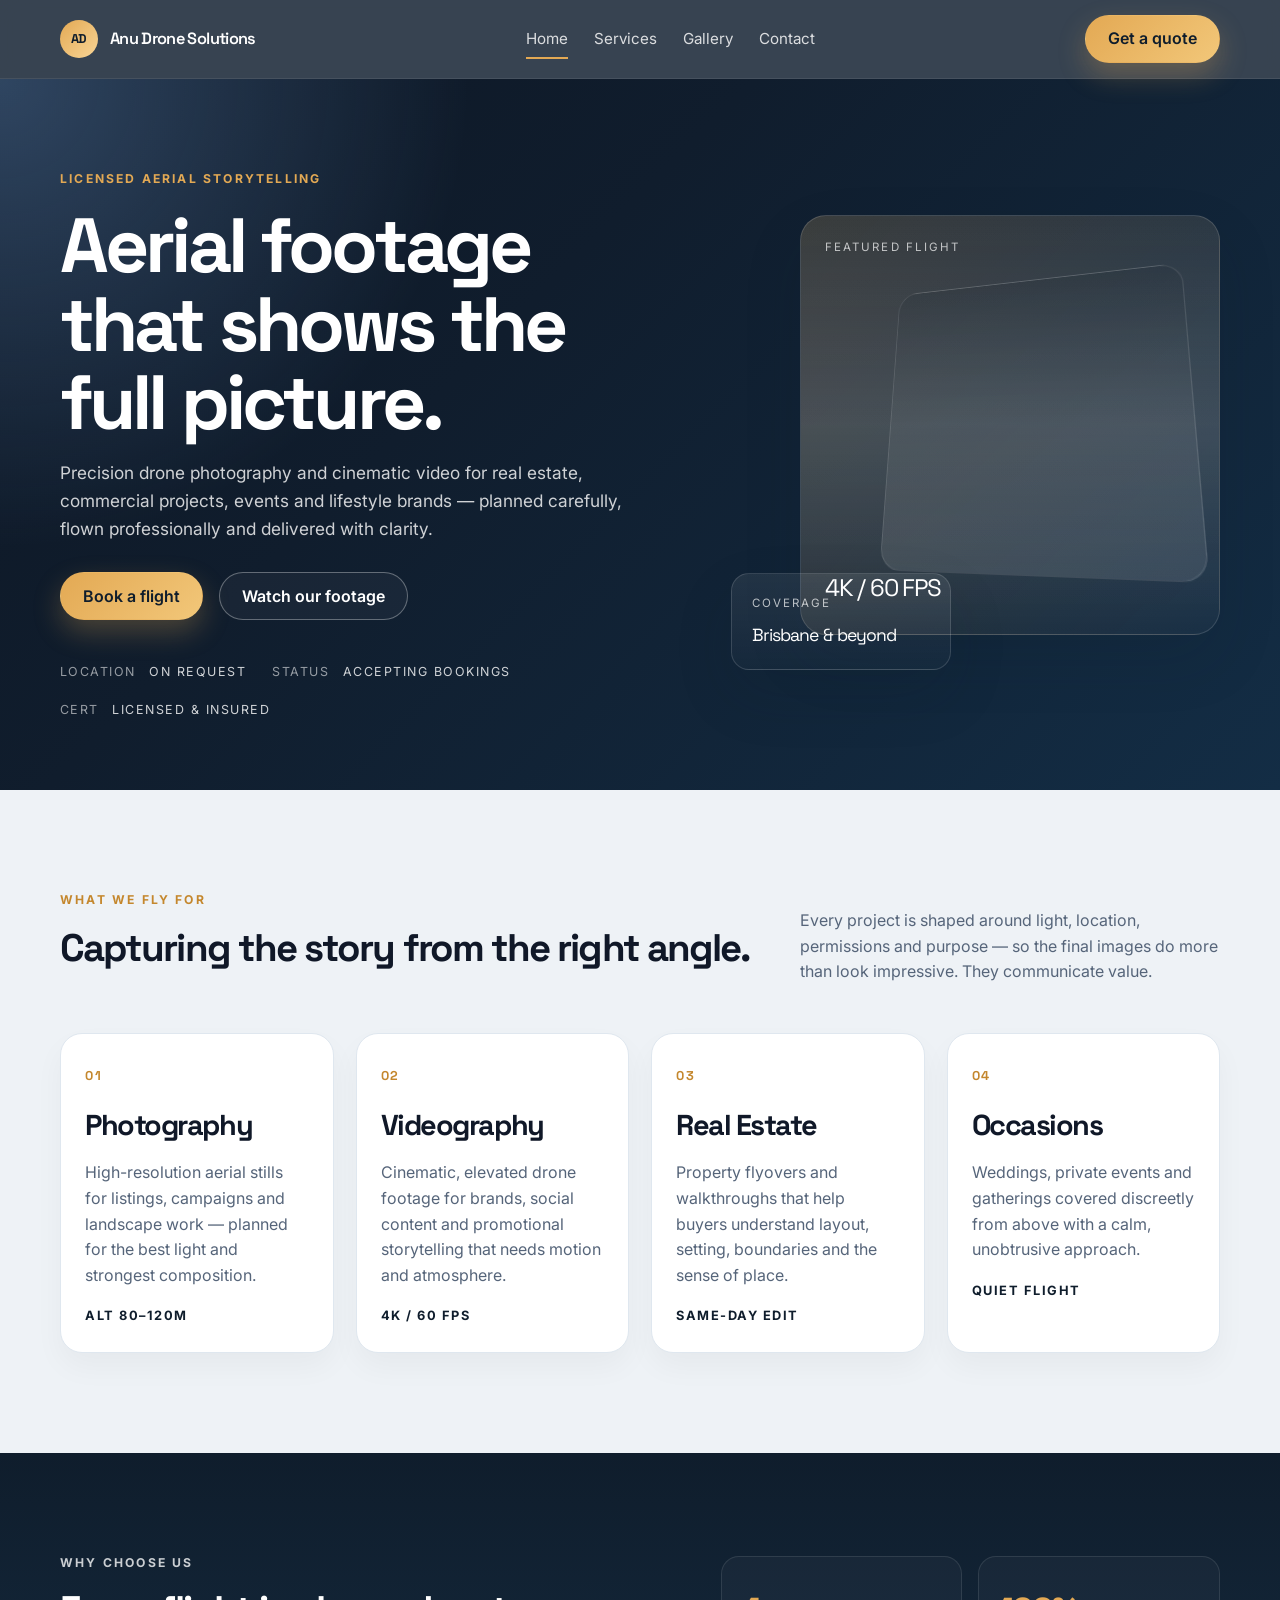
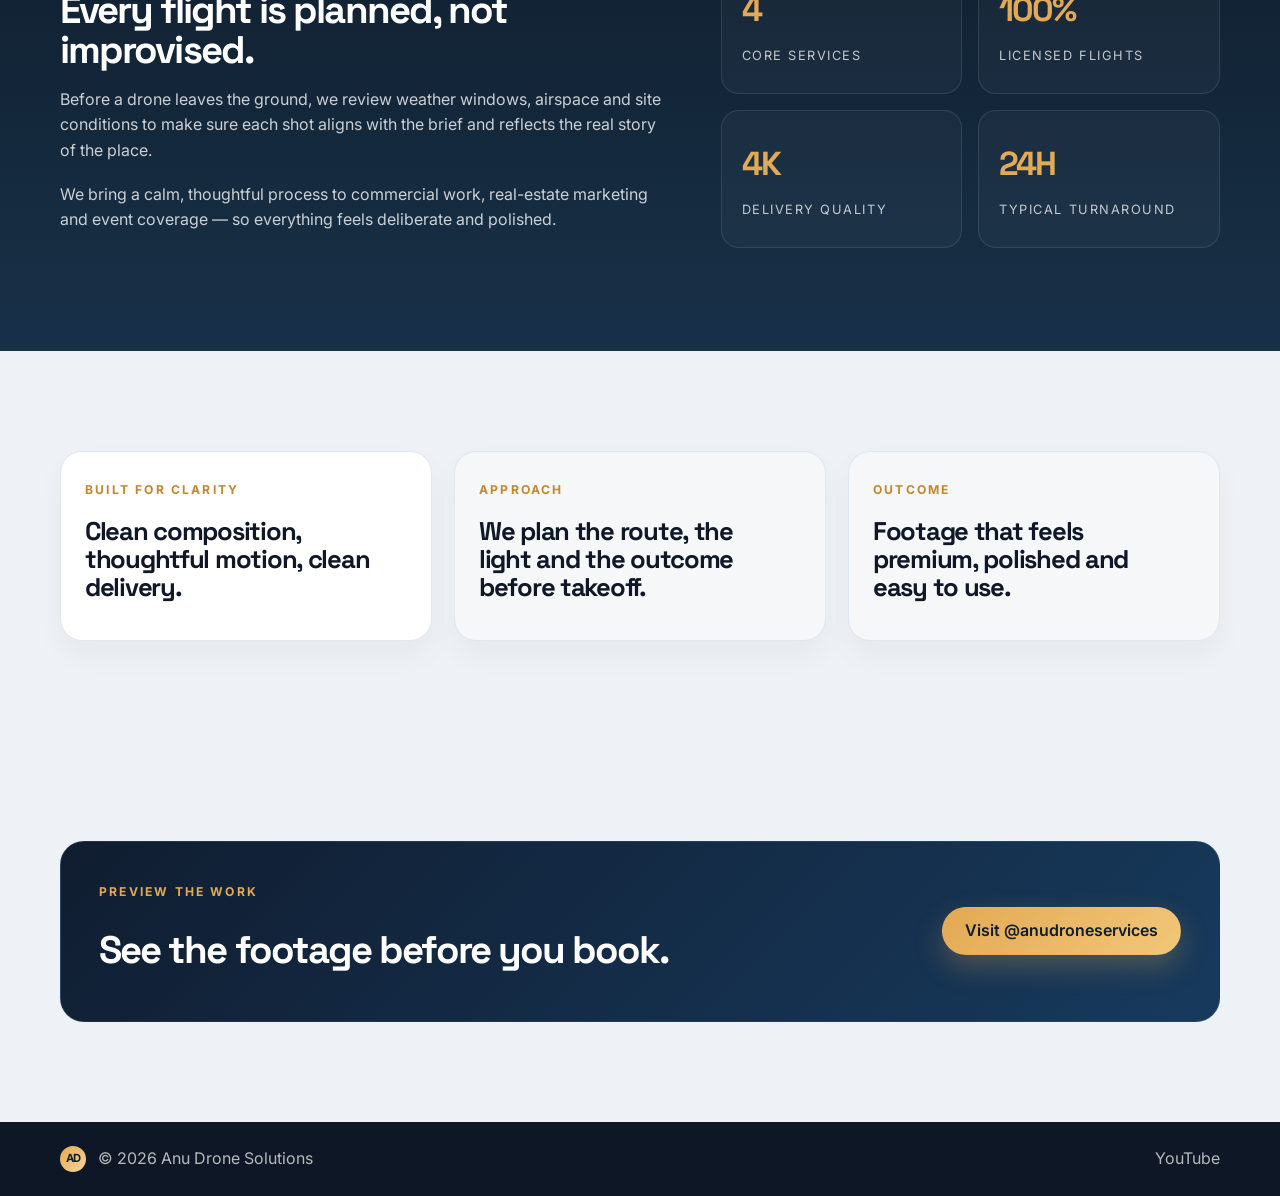
<file: index.html>
<!DOCTYPE html>
<html lang="en">
<head>
  <meta charset="UTF-8" />
  <meta name="viewport" content="width=device-width, initial-scale=1.0" />
  <meta name="theme-color" content="#0f1d2c" />
  <meta name="description" content="Anu Drone Solutions delivers precision aerial photography, videography, real estate flyovers and event coverage across Sydney and beyond." />
  <meta name="robots" content="index, follow" />
  <meta property="og:type" content="website" />
  <meta property="og:title" content="Anu Drone Solutions | Aerial Photography & Videography" />
  <meta property="og:description" content="Licensed aerial photography, videography and event coverage designed to capture the full story from the sky." />
  <meta property="og:url" content="https://www.anudronesolutions.com/" />
  <meta property="og:image" content="https://www.anudronesolutions.com/favicon.svg" />
  <meta name="twitter:card" content="summary_large_image" />
  <meta name="twitter:title" content="Anu Drone Solutions" />
  <meta name="twitter:description" content="Aerial photography, videography and drone coverage for real estate, events and commercial projects." />
  <link rel="canonical" href="https://www.anudronesolutions.com/" />
  <link rel="icon" type="image/svg+xml" href="favicon.svg" />
  <title>Anu Drone Solutions | Aerial Photography & Videography</title>
  <link rel="preconnect" href="https://fonts.googleapis.com" />
  <link rel="preconnect" href="https://fonts.gstatic.com" crossorigin />
  <link href="https://fonts.googleapis.com/css2?family=Space+Grotesk:wght@400;500;600;700&family=Inter:wght@400;500;600;700&display=swap" rel="stylesheet" />
  <link rel="stylesheet" href="styles.css" />
</head>
<body>
  <header class="site-header">
    <div class="container nav-wrap">
      <a class="brand" href="index.html" aria-label="Anu Drone Solutions home">
        <span class="brand-mark">AD</span>
        <span>Anu Drone Solutions</span>
      </a>

      <nav class="site-nav" aria-label="Main navigation">
        <a href="index.html" class="active">Home</a>
        <a href="services.html">Services</a>
        <a href="gallery.html">Gallery</a>
        <a href="contact.html">Contact</a>
      </nav>

      <a class="button button-primary" href="contact.html">Get a quote</a>
    </div>
  </header>

  <main>
    <section class="hero hero-home">
      <div class="container hero-grid">
        <div class="hero-copy">
          <p class="eyebrow">Licensed aerial storytelling</p>
          <h1>Aerial footage that shows the full picture.</h1>
          <p class="lead">
            Precision drone photography and cinematic video for real estate, commercial projects, events and lifestyle brands — planned carefully, flown professionally and delivered with clarity.
          </p>
          <div class="cta-row">
            <a class="button button-primary" href="contact.html">Book a flight</a>
            <a class="button button-secondary" href="https://www.youtube.com/@anudroneservices" target="_blank" rel="noopener">Watch our footage</a>
          </div>
          <ul class="hero-meta" aria-label="Business details">
            <li><span>Location</span> On request</li>
            <li><span>Status</span> Accepting bookings</li>
            <li><span>Cert</span> Licensed &amp; insured</li>
          </ul>
        </div>

        <div class="hero-visual" aria-hidden="true">
          <div class="visual-card large-card">
            <div class="mini-label">Featured flight</div>
            <div class="mini-stat">4K / 60 FPS</div>
            <div class="scan-line"></div>
          </div>
          <div class="visual-card small-card">
            <div class="mini-label">Coverage</div>
            <div class="mini-stat">Brisbane &amp; beyond</div>
          </div>
        </div>
      </div>
    </section>

    <section class="section section-light">
      <div class="container">
        <div class="section-intro">
          <div>
            <p class="eyebrow eyebrow-dark">What we fly for</p>
            <h2>Capturing the story from the right angle.</h2>
          </div>
          <p>Every project is shaped around light, location, permissions and purpose — so the final images do more than look impressive. They communicate value.</p>
        </div>

        <div class="service-list">
          <article class="service-item">
            <span class="service-index">01</span>
            <h3>Photography</h3>
            <p>High-resolution aerial stills for listings, campaigns and landscape work — planned for the best light and strongest composition.</p>
            <strong>Alt 80–120m</strong>
          </article>

          <article class="service-item">
            <span class="service-index">02</span>
            <h3>Videography</h3>
            <p>Cinematic, elevated drone footage for brands, social content and promotional storytelling that needs motion and atmosphere.</p>
            <strong>4K / 60 FPS</strong>
          </article>

          <article class="service-item">
            <span class="service-index">03</span>
            <h3>Real Estate</h3>
            <p>Property flyovers and walkthroughs that help buyers understand layout, setting, boundaries and the sense of place.</p>
            <strong>Same-day edit</strong>
          </article>

          <article class="service-item">
            <span class="service-index">04</span>
            <h3>Occasions</h3>
            <p>Weddings, private events and gatherings covered discreetly from above with a calm, unobtrusive approach.</p>
            <strong>Quiet flight</strong>
          </article>
        </div>
      </div>
    </section>

    <section class="section section-dark">
      <div class="container about-grid">
        <div>
          <p class="eyebrow">Why choose us</p>
          <h2>Every flight is planned, not improvised.</h2>
          <p>Before a drone leaves the ground, we review weather windows, airspace and site conditions to make sure each shot aligns with the brief and reflects the real story of the place.</p>
          <p>We bring a calm, thoughtful process to commercial work, real-estate marketing and event coverage — so everything feels deliberate and polished.</p>
        </div>

        <div class="stats-grid">
          <div class="stat-box">
            <strong>4</strong>
            <span>Core services</span>
          </div>
          <div class="stat-box">
            <strong>100%</strong>
            <span>Licensed flights</span>
          </div>
          <div class="stat-box">
            <strong>4K</strong>
            <span>Delivery quality</span>
          </div>
          <div class="stat-box">
            <strong>24H</strong>
            <span>Typical turnaround</span>
          </div>
        </div>
      </div>
    </section>

    <section class="section section-light feature-section">
      <div class="container three-up">
        <div class="mini-panel">
          <p class="eyebrow eyebrow-dark">Built for clarity</p>
          <h3>Clean composition, thoughtful motion, clean delivery.</h3>
        </div>
        <div class="mini-panel muted-panel">
          <p class="eyebrow eyebrow-dark">Approach</p>
          <h3>We plan the route, the light and the outcome before takeoff.</h3>
        </div>
        <div class="mini-panel muted-panel">
          <p class="eyebrow eyebrow-dark">Outcome</p>
          <h3>Footage that feels premium, polished and easy to use.</h3>
        </div>
      </div>
    </section>

    <section class="section section-light">
      <div class="container">
        <div class="feature-banner">
          <div>
            <p class="eyebrow">Preview the work</p>
            <h3>See the footage before you book.</h3>
          </div>
          <a class="button button-primary" href="https://www.youtube.com/@anudroneservices" target="_blank" rel="noopener">Visit @anudroneservices</a>
        </div>
      </div>
    </section>
  </main>

  <footer class="site-footer">
    <div class="container footer-wrap">
      <div class="footer-brand">
        <span class="brand-mark small">AD</span>
        <span>© <span id="year"></span> Anu Drone Solutions</span>
      </div>
      <a href="https://www.youtube.com/@anudroneservices" target="_blank" rel="noopener">YouTube</a>
    </div>
  </footer>

  <script src="script.js"></script>
</body>
</html>
</file>
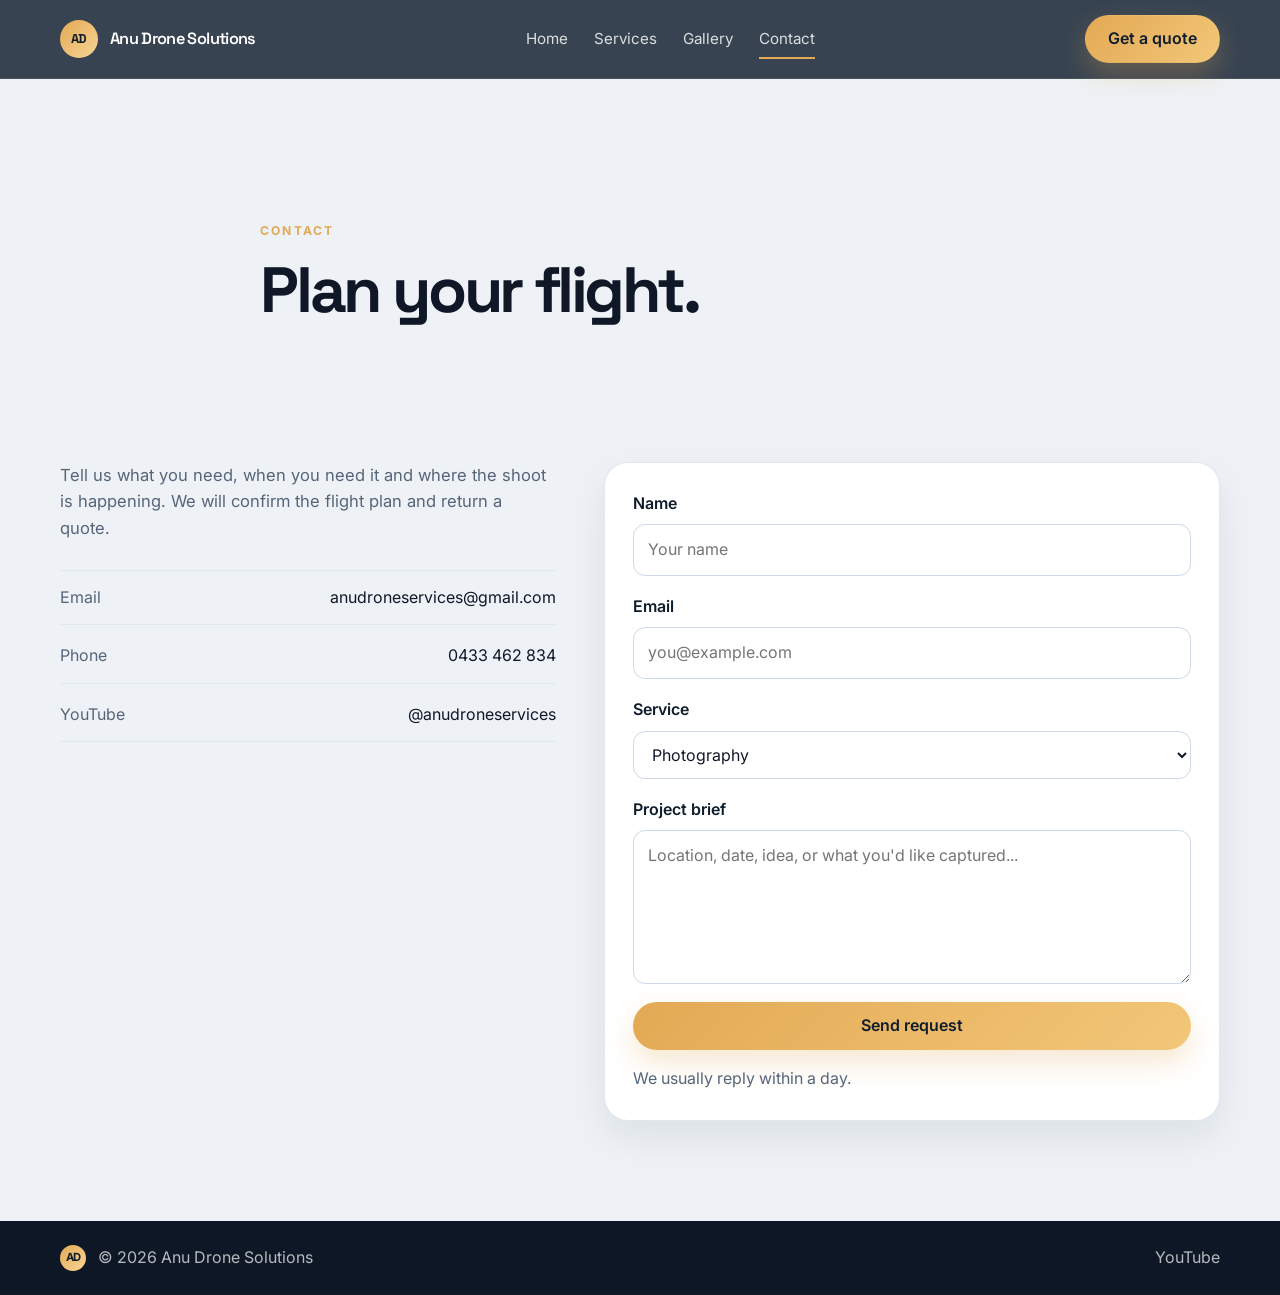
<file: contact.html>
<!DOCTYPE html>
<html lang="en">
<head>
  <meta charset="UTF-8" />
  <meta name="viewport" content="width=device-width, initial-scale=1.0" />
  <meta name="theme-color" content="#0f1d2c" />
  <meta name="description" content="Contact Anu Drone Solutions for aerial photography, videography, real-estate and event coverage." />
  <meta name="robots" content="index, follow" />
  <meta property="og:type" content="website" />
  <meta property="og:title" content="Contact | Anu Drone Solutions" />
  <meta property="og:description" content="Request a quote for aerial imagery and drone coverage for your project." />
  <meta property="og:url" content="https://www.anudronesolutions.com/contact.html" />
  <meta property="og:image" content="https://www.anudronesolutions.com/favicon.svg" />
  <meta name="twitter:card" content="summary_large_image" />
  <link rel="canonical" href="https://www.anudronesolutions.com/contact.html" />
  <link rel="icon" type="image/svg+xml" href="favicon.svg" />
  <title>Contact | Anu Drone Solutions</title>
  <link rel="preconnect" href="https://fonts.googleapis.com" />
  <link rel="preconnect" href="https://fonts.gstatic.com" crossorigin />
  <link href="https://fonts.googleapis.com/css2?family=Space+Grotesk:wght@400;500;600;700&family=Inter:wght@400;500;600;700&display=swap" rel="stylesheet" />
  <link rel="stylesheet" href="styles.css" />
</head>
<body>
  <header class="site-header">
    <div class="container nav-wrap">
      <a class="brand" href="index.html" aria-label="Anu Drone Solutions home">
        <span class="brand-mark">AD</span>
        <span>Anu Drone Solutions</span>
      </a>

      <nav class="site-nav" aria-label="Main navigation">
        <a href="index.html">Home</a>
        <a href="services.html">Services</a>
        <a href="gallery.html">Gallery</a>
        <a href="contact.html" class="active">Contact</a>
      </nav>

      <a class="button button-primary" href="contact.html">Get a quote</a>
    </div>
  </header>

  <main class="page-shell">
    <section class="page-hero">
      <div class="container narrow">
        <p class="eyebrow">Contact</p>
        <h1>Plan your flight.</h1>
      </div>
    </section>

    <section class="section section-light">
      <div class="container contact-layout">
        <div class="contact-copy">
          <p>Tell us what you need, when you need it and where the shoot is happening. We will confirm the flight plan and return a quote.</p>

          <div class="contact-list">
            <div><span>Email</span><a href="mailto:anudroneservices@gmail.com">anudroneservices@gmail.com</a></div>
            <div><span>Phone</span><a href="tel:+61433462834">0433 462 834</a></div>
            <div><span>YouTube</span><a href="https://www.youtube.com/@anudroneservices" target="_blank" rel="noopener">@anudroneservices</a></div>
          </div>
        </div>

        <form class="quote-form" id="quoteForm" novalidate>
          <div class="field-row">
            <label for="name">Name</label>
            <input id="name" name="name" type="text" placeholder="Your name" required />
          </div>

          <div class="field-row">
            <label for="email">Email</label>
            <input id="email" name="email" type="email" placeholder="you@example.com" required />
          </div>

          <div class="field-row">
            <label for="service">Service</label>
            <select id="service" name="service">
              <option>Photography</option>
              <option>Videography</option>
              <option>Real Estate</option>
              <option>Occasions</option>
            </select>
          </div>

          <div class="field-row">
            <label for="details">Project brief</label>
            <textarea id="details" name="details" rows="5" placeholder="Location, date, idea, or what you'd like captured..."></textarea>
          </div>

          <button class="button button-primary" type="submit">Send request</button>
          <p class="form-status" id="formStatus" aria-live="polite">We usually reply within a day.</p>
        </form>
      </div>
    </section>
  </main>

  <footer class="site-footer">
    <div class="container footer-wrap">
      <div class="footer-brand">
        <span class="brand-mark small">AD</span>
        <span>© <span id="year"></span> Anu Drone Solutions</span>
      </div>
      <a href="https://www.youtube.com/@anudroneservices" target="_blank" rel="noopener">YouTube</a>
    </div>
  </footer>

  <script src="script.js"></script>
</body>
</html>
</file>
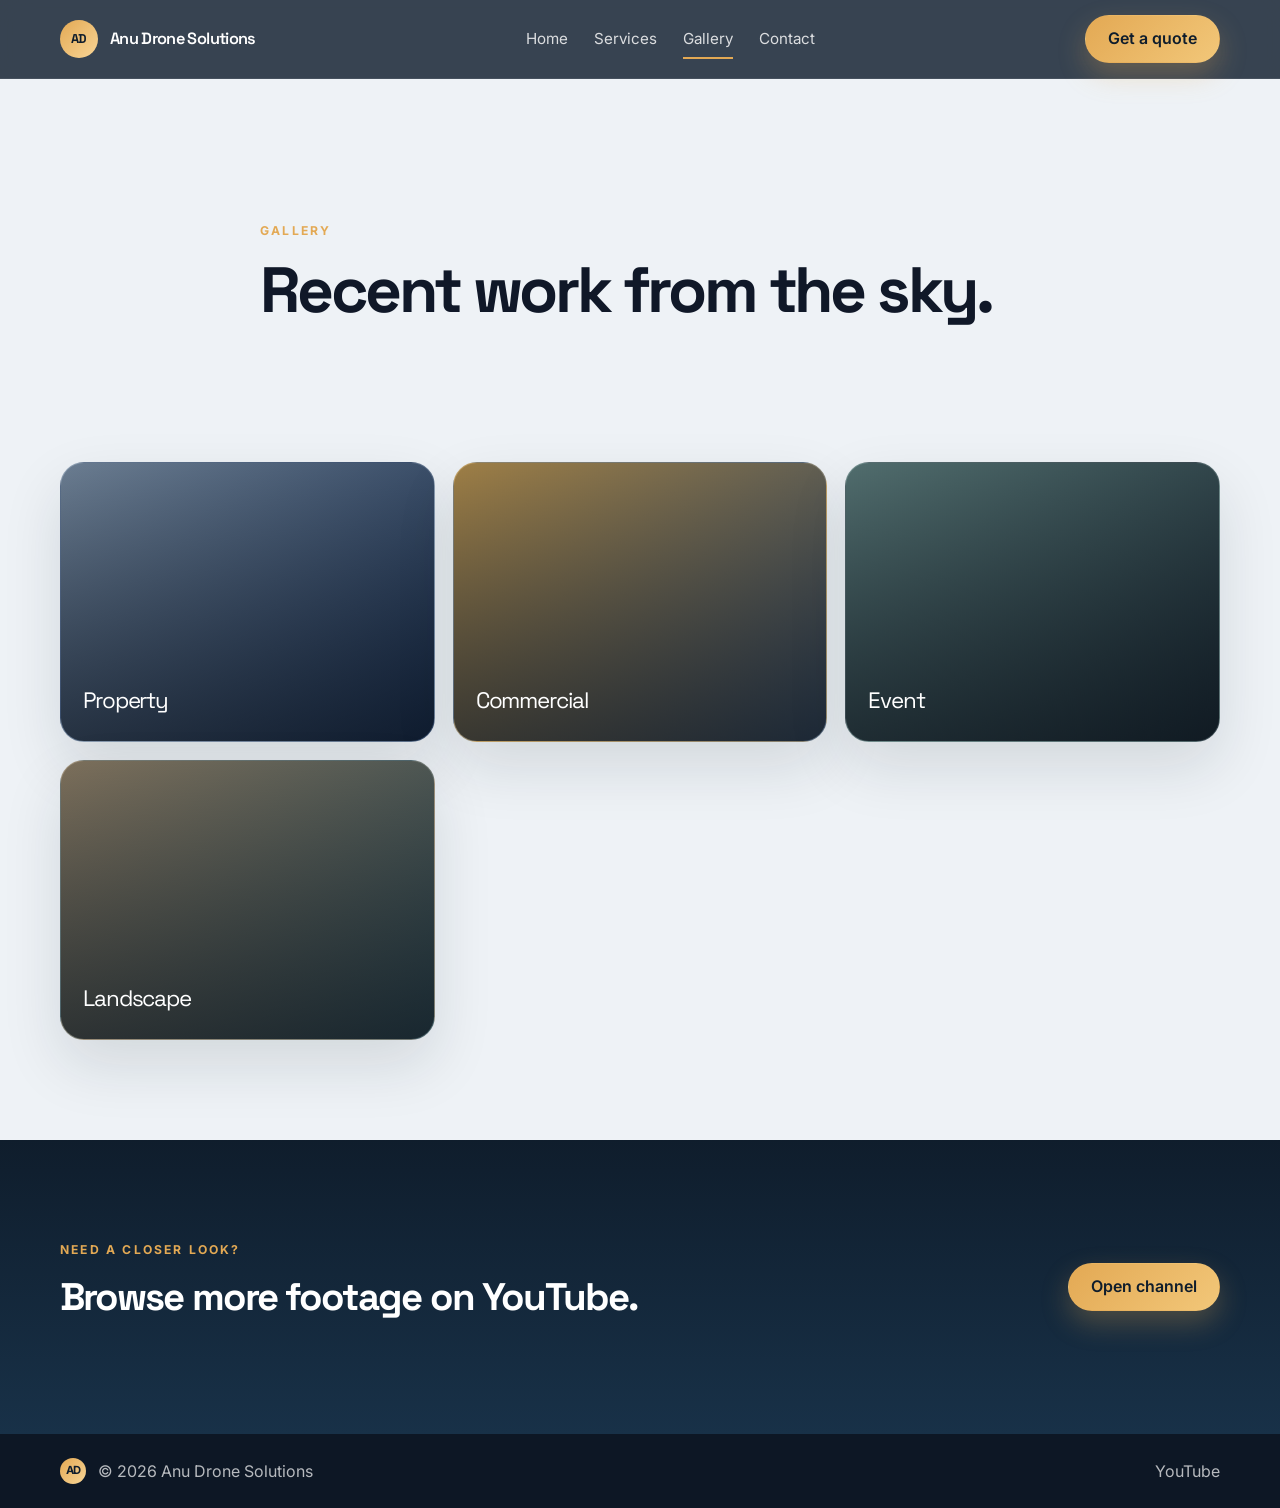
<file: gallery.html>
<!DOCTYPE html>
<html lang="en">
<head>
  <meta charset="UTF-8" />
  <meta name="viewport" content="width=device-width, initial-scale=1.0" />
  <meta name="theme-color" content="#0f1d2c" />
  <meta name="description" content="Explore aerial imagery and footage from Anu Drone Solutions, covering property, events and commercial work." />
  <meta name="robots" content="index, follow" />
  <meta property="og:type" content="website" />
  <meta property="og:title" content="Gallery | Anu Drone Solutions" />
  <meta property="og:description" content="Preview aerial photography and drone footage captured for real estate, commercial and event projects." />
  <meta property="og:url" content="https://www.anudronesolutions.com/gallery.html" />
  <meta property="og:image" content="https://www.anudronesolutions.com/favicon.svg" />
  <meta name="twitter:card" content="summary_large_image" />
  <link rel="canonical" href="https://www.anudronesolutions.com/gallery.html" />
  <link rel="icon" type="image/svg+xml" href="favicon.svg" />
  <title>Gallery | Anu Drone Solutions</title>
  <link rel="preconnect" href="https://fonts.googleapis.com" />
  <link rel="preconnect" href="https://fonts.gstatic.com" crossorigin />
  <link href="https://fonts.googleapis.com/css2?family=Space+Grotesk:wght@400;500;600;700&family=Inter:wght@400;500;600;700&display=swap" rel="stylesheet" />
  <link rel="stylesheet" href="styles.css" />
</head>
<body>
  <header class="site-header">
    <div class="container nav-wrap">
      <a class="brand" href="index.html" aria-label="Anu Drone Solutions home">
        <span class="brand-mark">AD</span>
        <span>Anu Drone Solutions</span>
      </a>

      <nav class="site-nav" aria-label="Main navigation">
        <a href="index.html">Home</a>
        <a href="services.html">Services</a>
        <a href="gallery.html" class="active">Gallery</a>
        <a href="contact.html">Contact</a>
      </nav>

      <a class="button button-primary" href="contact.html">Get a quote</a>
    </div>
  </header>

  <main class="page-shell">
    <section class="page-hero">
      <div class="container narrow">
        <p class="eyebrow">Gallery</p>
        <h1>Recent work from the sky.</h1>
      </div>
    </section>

    <section class="section section-light">
      <div class="container gallery-grid">
        <div class="gallery-tile tile-1"><span>Property</span></div>
        <div class="gallery-tile tile-2"><span>Commercial</span></div>
        <div class="gallery-tile tile-3"><span>Event</span></div>
        <div class="gallery-tile tile-4"><span>Landscape</span></div>
      </div>
    </section>

    <section class="section section-dark compact">
      <div class="container callout-row">
        <div>
          <p class="eyebrow">Need a closer look?</p>
          <h2>Browse more footage on YouTube.</h2>
        </div>
        <a class="button button-primary" href="https://www.youtube.com/@anudroneservices" target="_blank" rel="noopener">Open channel</a>
      </div>
    </section>
  </main>

  <footer class="site-footer">
    <div class="container footer-wrap">
      <div class="footer-brand">
        <span class="brand-mark small">AD</span>
        <span>© <span id="year"></span> Anu Drone Solutions</span>
      </div>
      <a href="https://www.youtube.com/@anudroneservices" target="_blank" rel="noopener">YouTube</a>
    </div>
  </footer>

  <script src="script.js"></script>
</body>
</html>
</file>
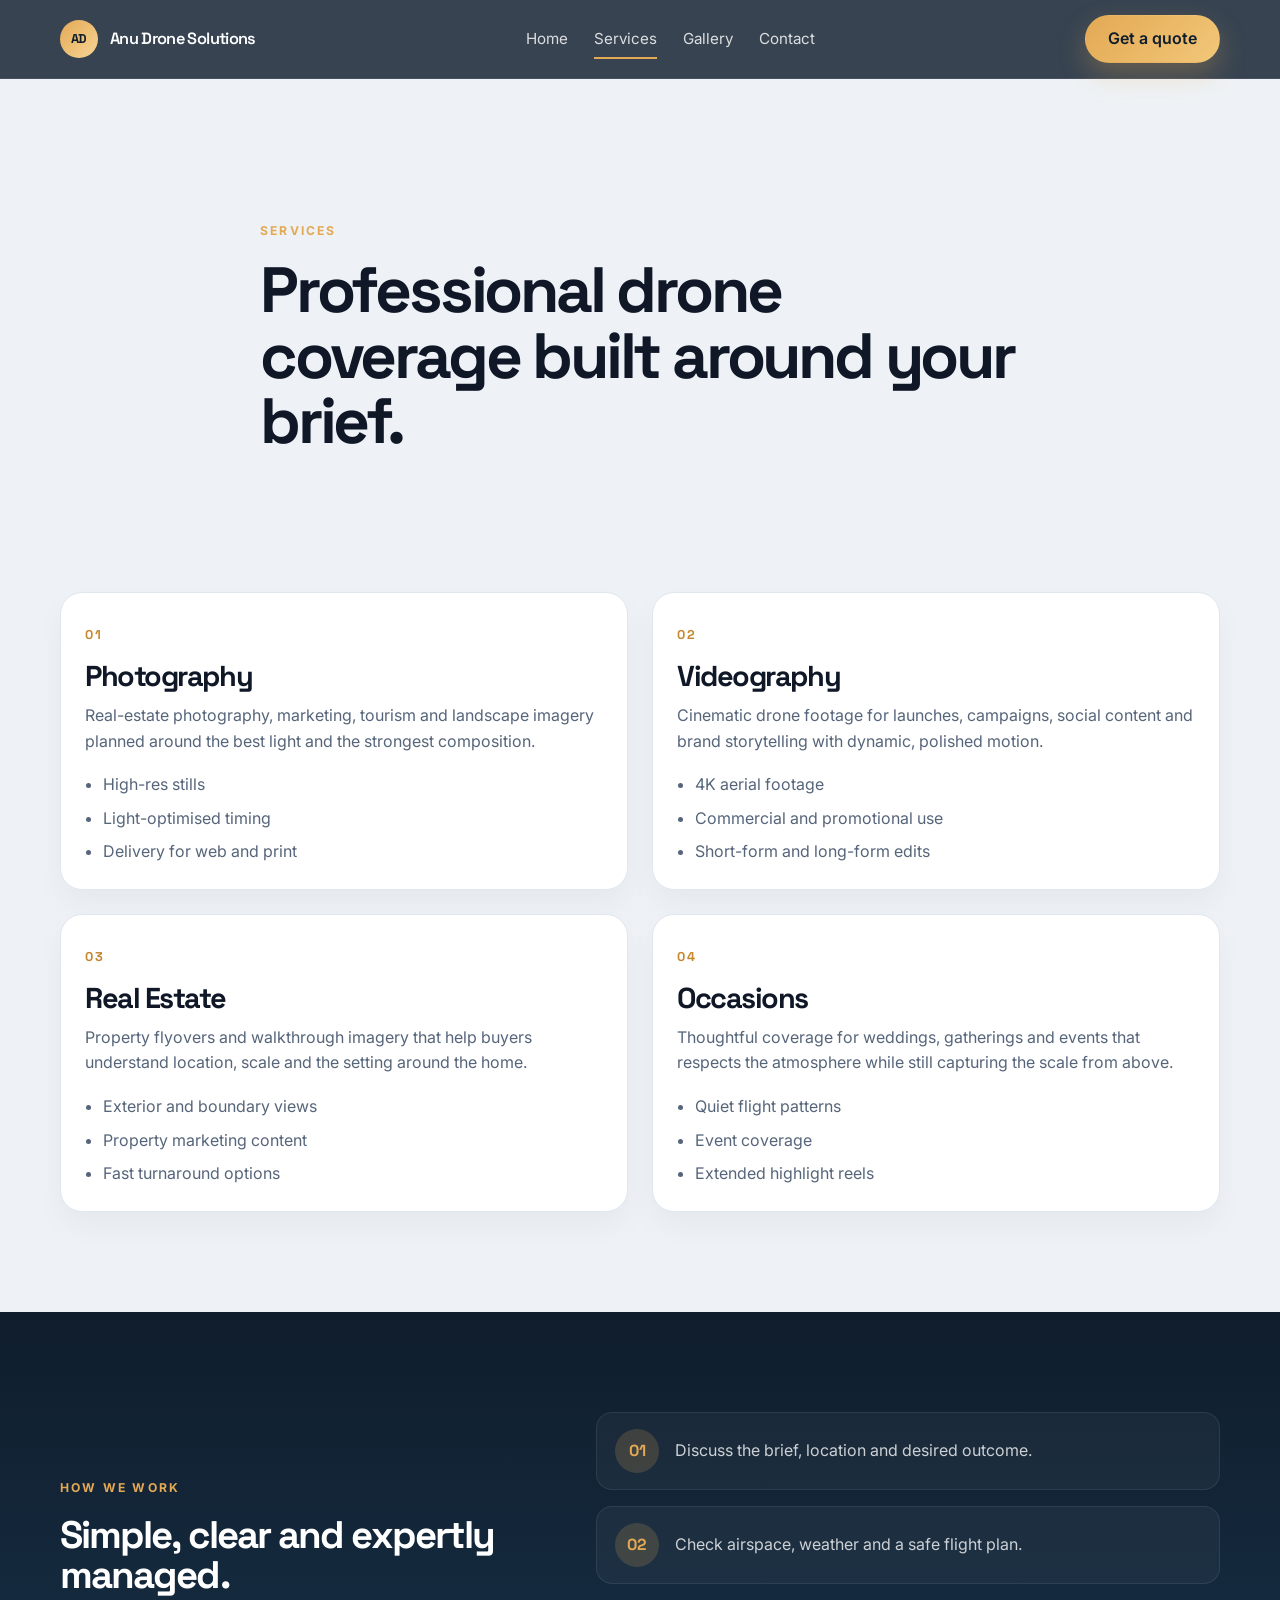
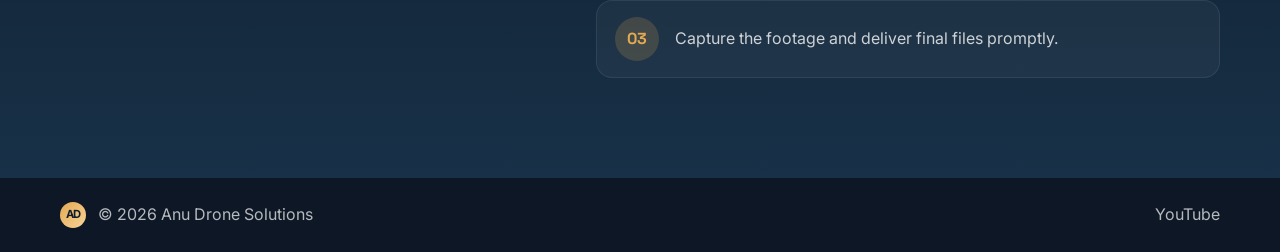
<file: services.html>
<!DOCTYPE html>
<html lang="en">
<head>
  <meta charset="UTF-8" />
  <meta name="viewport" content="width=device-width, initial-scale=1.0" />
  <meta name="theme-color" content="#0f1d2c" />
  <meta name="description" content="Explore aerial photography, videography, real-estate flyovers and event coverage services from Anu Drone Solutions." />
  <meta name="robots" content="index, follow" />
  <meta property="og:type" content="website" />
  <meta property="og:title" content="Services | Anu Drone Solutions" />
  <meta property="og:description" content="Professional drone services for photography, videography, real estate and events." />
  <meta property="og:url" content="https://www.anudronesolutions.com/services.html" />
  <meta property="og:image" content="https://www.anudronesolutions.com/favicon.svg" />
  <meta name="twitter:card" content="summary_large_image" />
  <link rel="canonical" href="https://www.anudronesolutions.com/services.html" />
  <link rel="icon" type="image/svg+xml" href="favicon.svg" />
  <title>Services | Anu Drone Solutions</title>
  <link rel="preconnect" href="https://fonts.googleapis.com" />
  <link rel="preconnect" href="https://fonts.gstatic.com" crossorigin />
  <link href="https://fonts.googleapis.com/css2?family=Space+Grotesk:wght@400;500;600;700&family=Inter:wght@400;500;600;700&display=swap" rel="stylesheet" />
  <link rel="stylesheet" href="styles.css" />
</head>
<body>
  <header class="site-header">
    <div class="container nav-wrap">
      <a class="brand" href="index.html" aria-label="Anu Drone Solutions home">
        <span class="brand-mark">AD</span>
        <span>Anu Drone Solutions</span>
      </a>

      <nav class="site-nav" aria-label="Main navigation">
        <a href="index.html">Home</a>
        <a href="services.html" class="active">Services</a>
        <a href="gallery.html">Gallery</a>
        <a href="contact.html">Contact</a>
      </nav>

      <a class="button button-primary" href="contact.html">Get a quote</a>
    </div>
  </header>

  <main class="page-shell">
    <section class="page-hero">
      <div class="container narrow">
        <p class="eyebrow">Services</p>
        <h1>Professional drone coverage built around your brief.</h1>
      </div>
    </section>

    <section class="section section-light">
      <div class="container service-grid">
        <article class="detail-card">
          <span class="card-number">01</span>
          <h2>Photography</h2>
          <p>Real-estate photography, marketing, tourism and landscape imagery planned around the best light and the strongest composition.</p>
          <ul>
            <li>High-res stills</li>
            <li>Light-optimised timing</li>
            <li>Delivery for web and print</li>
          </ul>
        </article>

        <article class="detail-card">
          <span class="card-number">02</span>
          <h2>Videography</h2>
          <p>Cinematic drone footage for launches, campaigns, social content and brand storytelling with dynamic, polished motion.</p>
          <ul>
            <li>4K aerial footage</li>
            <li>Commercial and promotional use</li>
            <li>Short-form and long-form edits</li>
          </ul>
        </article>

        <article class="detail-card">
          <span class="card-number">03</span>
          <h2>Real Estate</h2>
          <p>Property flyovers and walkthrough imagery that help buyers understand location, scale and the setting around the home.</p>
          <ul>
            <li>Exterior and boundary views</li>
            <li>Property marketing content</li>
            <li>Fast turnaround options</li>
          </ul>
        </article>

        <article class="detail-card">
          <span class="card-number">04</span>
          <h2>Occasions</h2>
          <p>Thoughtful coverage for weddings, gatherings and events that respects the atmosphere while still capturing the scale from above.</p>
          <ul>
            <li>Quiet flight patterns</li>
            <li>Event coverage</li>
            <li>Extended highlight reels</li>
          </ul>
        </article>
      </div>
    </section>

    <section class="section section-dark compact">
      <div class="container process-grid">
        <div>
          <p class="eyebrow">How we work</p>
          <h2>Simple, clear and expertly managed.</h2>
        </div>
        <ol class="process-list">
          <li><strong>01</strong><span>Discuss the brief, location and desired outcome.</span></li>
          <li><strong>02</strong><span>Check airspace, weather and a safe flight plan.</span></li>
          <li><strong>03</strong><span>Capture the footage and deliver final files promptly.</span></li>
        </ol>
      </div>
    </section>
  </main>

  <footer class="site-footer">
    <div class="container footer-wrap">
      <div class="footer-brand">
        <span class="brand-mark small">AD</span>
        <span>© <span id="year"></span> Anu Drone Solutions</span>
      </div>
      <a href="https://www.youtube.com/@anudroneservices" target="_blank" rel="noopener">YouTube</a>
    </div>
  </footer>

  <script src="script.js"></script>
</body>
</html>
</file>
<file: styles.css>
:root {
  --bg: #eef2f6;
  --panel: #ffffff;
  --panel-alt: #f5f7f9;
  --ink: #101828;
  --muted: #56657a;
  --line: #dfe7ef;
  --navy: #0f1d2c;
  --navy-soft: #183148;
  --gold: #e3a954;
  --gold-deep: #c4872d;
  --shadow: 0 25px 60px rgba(15, 29, 44, 0.12);
}

* { box-sizing: border-box; }

html { scroll-behavior: smooth; }

body {
  margin: 0;
  font-family: 'Inter', sans-serif;
  background: var(--bg);
  color: var(--ink);
  line-height: 1.6;
}

img {
  max-width: 100%;
  display: block;
}

a {
  color: inherit;
  text-decoration: none;
}

button,
input,
select,
textarea {
  font: inherit;
}

.container {
  width: min(1160px, calc(100% - 32px));
  margin: 0 auto;
}

.narrow {
  width: min(760px, calc(100% - 32px));
  margin: 0 auto;
}

.site-header {
  position: sticky;
  top: 0;
  z-index: 20;
  background: rgba(15, 29, 44, 0.82);
  backdrop-filter: blur(15px);
  border-bottom: 1px solid rgba(255, 255, 255, 0.08);
}

.nav-wrap {
  display: flex;
  align-items: center;
  justify-content: space-between;
  gap: 20px;
  min-height: 78px;
}

.brand {
  display: inline-flex;
  align-items: center;
  gap: 12px;
  font-family: 'Space Grotesk', sans-serif;
  font-size: 1.02rem;
  letter-spacing: -0.04em;
  color: #fff;
  font-weight: 600;
}

.brand-mark {
  display: inline-flex;
  align-items: center;
  justify-content: center;
  width: 38px;
  height: 38px;
  border-radius: 50%;
  background: linear-gradient(135deg, var(--gold) 0%, #f8d596 100%);
  color: var(--navy);
  font-size: 0.8rem;
  font-weight: 700;
  letter-spacing: -0.06em;
}

.brand-mark.small {
  width: 26px;
  height: 26px;
  font-size: 0.7rem;
}

.site-nav {
  display: flex;
  align-items: center;
  gap: 26px;
  color: rgba(255, 255, 255, 0.82);
  font-size: 0.95rem;
}

.site-nav a {
  position: relative;
}

.site-nav a::after {
  content: "";
  position: absolute;
  left: 0;
  bottom: -8px;
  width: 100%;
  height: 2px;
  background: var(--gold);
  transform: scaleX(0);
  transform-origin: left;
  transition: transform 0.2s ease;
}

.site-nav a:hover::after,
.site-nav a.active::after {
  transform: scaleX(1);
}

.button {
  display: inline-flex;
  align-items: center;
  justify-content: center;
  min-height: 48px;
  padding: 0 22px;
  border-radius: 999px;
  border: 1px solid transparent;
  font-weight: 600;
  transition: transform 0.2s ease, box-shadow 0.2s ease, border-color 0.2s ease, background 0.2s ease;
}

.button:hover {
  transform: translateY(-1px);
}

.button-primary {
  background: linear-gradient(135deg, var(--gold) 0%, #f2c779 100%);
  color: var(--navy);
  box-shadow: 0 12px 28px rgba(227, 169, 84, 0.28);
}

.button-secondary {
  color: #fff;
  border-color: rgba(255, 255, 255, 0.32);
  background: rgba(255, 255, 255, 0.04);
}

.hero {
  position: relative;
  color: #fff;
  background:
    radial-gradient(circle at top left, rgba(89, 126, 170, 0.45), transparent 32%),
    linear-gradient(135deg, #0d1725 0%, #101d2d 38%, #132d45 100%);
}

.hero-home {
  padding: 90px 0 70px;
}

.hero-grid {
  display: grid;
  grid-template-columns: 1.1fr 0.9fr;
  gap: 50px;
  align-items: center;
}

.eyebrow {
  margin: 0 0 18px;
  font-size: 0.76rem;
  letter-spacing: 0.18em;
  text-transform: uppercase;
  color: var(--gold);
  font-weight: 700;
}

.eyebrow-dark {
  color: var(--gold-deep);
}

.hero-copy h1,
.page-hero h1,
.section-intro h2,
.about-grid h2,
.callout-row h2,
.contact-copy h2,
.detail-card h2,
.process-grid h2 {
  margin: 0 0 18px;
  font-family: 'Space Grotesk', sans-serif;
  letter-spacing: -0.05em;
  line-height: 1.02;
}

.hero-copy h1 {
  max-width: 540px;
  font-size: clamp(2.9rem, 6vw, 5.1rem);
}

.lead {
  max-width: 620px;
  margin: 0;
  color: rgba(255, 255, 255, 0.8);
  font-size: 1.08rem;
}

.cta-row {
  display: flex;
  gap: 16px;
  flex-wrap: wrap;
  margin-top: 30px;
}

.hero-meta {
  list-style: none;
  padding: 0;
  margin: 42px 0 0;
  display: flex;
  flex-wrap: wrap;
  gap: 18px 26px;
  color: rgba(255, 255, 255, 0.8);
  font-size: 0.78rem;
  letter-spacing: 0.12em;
  text-transform: uppercase;
}

.hero-meta span {
  color: rgba(255, 255, 255, 0.56);
  margin-right: 8px;
}

.hero-visual {
  position: relative;
  min-height: 500px;
}

.visual-card {
  position: absolute;
  border: 1px solid rgba(255, 255, 255, 0.14);
  background: linear-gradient(180deg, rgba(255,255,255,0.08), rgba(255,255,255,0.02));
  box-shadow: var(--shadow);
}

.large-card {
  right: 0;
  top: 20px;
  width: min(90%, 420px);
  height: 420px;
  border-radius: 26px;
  background:
    linear-gradient(180deg, rgba(255,255,255,0.04), rgba(255,255,255,0.01)),
    linear-gradient(135deg, rgba(227,169,84,0.16), rgba(255,255,255,0.02));
  overflow: hidden;
}

.large-card::before {
  content: "";
  position: absolute;
  inset: 12% 8% 16% 18%;
  border-radius: 22px;
  background: linear-gradient(180deg, rgba(22, 33, 43, 0.2), rgba(255,255,255,0.1));
  transform: perspective(400px) rotateX(12deg) rotateY(-12deg);
  border: 1px solid rgba(255,255,255,0.12);
}

.scan-line {
  position: absolute;
  inset: 0;
  background: linear-gradient(180deg, transparent 0%, rgba(255,255,255,0.12) 50%, transparent 100%);
  animation: scan 5s linear infinite;
}

@keyframes scan {
  0% { transform: translateY(-100%); }
  100% { transform: translateY(100%); }
}

.mini-label,
.mini-stat {
  position: absolute;
  left: 24px;
  z-index: 1;
}

.mini-label {
  top: 22px;
  font-size: 0.72rem;
  text-transform: uppercase;
  letter-spacing: 0.18em;
  color: rgba(255,255,255,0.7);
}

.mini-stat {
  bottom: 26px;
  font-size: 1.5rem;
  font-family: 'Space Grotesk', sans-serif;
  letter-spacing: -0.05em;
}

.small-card {
  left: 10px;
  bottom: 25px;
  width: 220px;
  padding: 20px;
  border-radius: 18px;
}

.small-card .mini-label,
.small-card .mini-stat {
  position: static;
}

.small-card .mini-stat {
  margin-top: 8px;
  font-size: 1.1rem;
}

.section {
  padding: 100px 0;
}

.section-light {
  background: var(--bg);
}

.section-dark {
  background: linear-gradient(180deg, var(--navy) 0%, var(--navy-soft) 100%);
  color: #fff;
}

.section-intro {
  display: flex;
  align-items: end;
  justify-content: space-between;
  gap: 32px;
  margin-bottom: 48px;
}

.section-intro h2,
.about-grid h2,
.callout-row h2,
.process-grid h2 {
  font-size: clamp(2rem, 3vw, 3rem);
}

.section-intro p:last-child {
  max-width: 420px;
  color: var(--muted);
  margin: 0;
}

.service-list {
  display: grid;
  grid-template-columns: repeat(4, minmax(0, 1fr));
  gap: 22px;
}

.service-item,
.detail-card {
  background: var(--panel);
  border: 1px solid var(--line);
  padding: 28px 24px 24px;
  border-radius: 22px;
  box-shadow: 0 14px 30px rgba(9, 22, 38, 0.04);
}

.service-index,
.card-number {
  display: inline-block;
  margin-bottom: 16px;
  color: var(--gold-deep);
  font-size: 0.8rem;
  font-family: 'Space Grotesk', sans-serif;
  font-weight: 700;
  letter-spacing: 0.12em;
}

.service-item h3,
.detail-card h2 {
  margin: 0 0 12px;
  font-family: 'Space Grotesk', sans-serif;
  font-size: 1.8rem;
  letter-spacing: -0.05em;
}

.service-item p,
.detail-card p,
.about-grid p,
.contact-copy p {
  margin: 0;
  color: var(--muted);
}

.service-item strong {
  display: inline-block;
  margin-top: 18px;
  color: var(--navy);
  font-size: 0.8rem;
  letter-spacing: 0.12em;
  text-transform: uppercase;
}

.about-grid {
  display: grid;
  grid-template-columns: 1.1fr 0.9fr;
  gap: 50px;
  align-items: center;
}

.about-grid p {
  color: rgba(255,255,255,0.78);
  margin-bottom: 18px;
}

.stats-grid {
  display: grid;
  grid-template-columns: repeat(2, minmax(0, 1fr));
  gap: 16px;
}

.stat-box {
  background: rgba(255,255,255,0.03);
  border: 1px solid rgba(255,255,255,0.1);
  border-radius: 18px;
  padding: 26px 20px;
  display: flex;
  flex-direction: column;
  gap: 10px;
}

.stat-box strong {
  font-family: 'Space Grotesk', sans-serif;
  font-size: clamp(2rem, 2.6vw, 2.8rem);
  color: var(--gold);
  letter-spacing: -0.06em;
}

.stat-box span {
  color: rgba(255,255,255,0.74);
  font-size: 0.8rem;
  text-transform: uppercase;
  letter-spacing: 0.12em;
}

.feature-banner {
  display: flex;
  justify-content: space-between;
  align-items: center;
  gap: 24px;
  background: linear-gradient(135deg, #101d30 0%, #173a5d 100%);
  border-radius: 24px;
  border: 1px solid rgba(255,255,255,0.08);
  padding: 40px 38px;
  color: #fff;
}

.feature-banner h3 {
  margin: 0;
  font-family: 'Space Grotesk', sans-serif;
  font-size: clamp(1.8rem, 3vw, 2.4rem);
  letter-spacing: -0.05em;
}

.three-up {
  display: grid;
  grid-template-columns: repeat(3, minmax(0, 1fr));
  gap: 22px;
}

.mini-panel {
  min-height: 190px;
  padding: 28px 24px;
  border: 1px solid var(--line);
  border-radius: 22px;
  background: var(--panel);
  box-shadow: 0 14px 30px rgba(9, 22, 38, 0.04);
}

.mini-panel.muted-panel {
  background: var(--panel-alt);
}

.mini-panel h3 {
  max-width: 300px;
  margin: 0;
  font-family: 'Space Grotesk', sans-serif;
  font-size: clamp(1.35rem, 2vw, 1.8rem);
  letter-spacing: -0.05em;
  line-height: 1.1;
}

.page-shell {
  padding-top: 72px;
}

.page-hero {
  padding: 70px 0 20px;
}

.page-hero h1 {
  font-size: clamp(2.4rem, 5vw, 4rem);
}

.service-grid {
  display: grid;
  grid-template-columns: repeat(2, minmax(0, 1fr));
  gap: 24px;
}

.detail-card ul {
  margin: 18px 0 0;
  padding-left: 18px;
  color: var(--muted);
}

.detail-card li + li {
  margin-top: 8px;
}

.process-grid {
  display: grid;
  grid-template-columns: 0.9fr 1.1fr;
  gap: 26px;
  align-items: center;
}

.process-list {
  list-style: none;
  padding: 0;
  margin: 0;
  display: grid;
  gap: 16px;
}

.process-list li {
  display: flex;
  align-items: center;
  gap: 16px;
  background: rgba(255,255,255,0.04);
  border: 1px solid rgba(255,255,255,0.08);
  border-radius: 16px;
  padding: 16px 18px;
}

.process-list strong {
  display: inline-flex;
  align-items: center;
  justify-content: center;
  width: 44px;
  height: 44px;
  border-radius: 50%;
  background: rgba(227,169,84,0.18);
  color: var(--gold);
  font-family: 'Space Grotesk', sans-serif;
}

.process-list span {
  color: rgba(255,255,255,0.78);
}

.gallery-grid {
  display: grid;
  grid-template-columns: repeat(3, minmax(0, 1fr));
  gap: 18px;
}

.gallery-tile {
  position: relative;
  min-height: 280px;
  border-radius: 24px;
  overflow: hidden;
  display: flex;
  align-items: end;
  padding: 22px;
  color: #fff;
  border: 1px solid rgba(255,255,255,0.12);
  box-shadow: var(--shadow);
}

.gallery-tile span {
  position: relative;
  z-index: 1;
  font-family: 'Space Grotesk', sans-serif;
  font-size: 1.4rem;
  letter-spacing: -0.05em;
}

.gallery-tile::before {
  content: "";
  position: absolute;
  inset: 0;
  background: linear-gradient(180deg, rgba(8,14,22,0.14), rgba(8,14,22,0.6));
}

.tile-1 { background: linear-gradient(135deg, #7b8fa5, #1b3255); }
.tile-2 { background: linear-gradient(135deg, #b7914d, #3c5168); }
.tile-3 { background: linear-gradient(135deg, #5d7d7c, #1d2d36); }
.tile-4 { background: linear-gradient(135deg, #8f7f66, #314d56); }

.callout-row {
  display: flex;
  align-items: center;
  justify-content: space-between;
  gap: 20px;
}

.contact-layout {
  display: grid;
  grid-template-columns: 0.9fr 1.1fr;
  gap: 40px;
  align-items: start;
}

.contact-copy {
  padding-right: 8px;
}

.contact-copy p {
  margin-bottom: 28px;
  font-size: 1.04rem;
}

.contact-list {
  display: grid;
  gap: 18px;
  padding-top: 14px;
  border-top: 1px solid var(--line);
}

.contact-list div {
  display: flex;
  justify-content: space-between;
  gap: 18px;
  padding-bottom: 14px;
  border-bottom: 1px solid var(--line);
}

.contact-list span {
  color: var(--muted);
}

.quote-form {
  background: var(--panel);
  border: 1px solid var(--line);
  border-radius: 24px;
  padding: 28px;
  box-shadow: 0 16px 38px rgba(15,29,44,0.08);
}

.field-row {
  display: flex;
  flex-direction: column;
  gap: 8px;
  margin-bottom: 18px;
}

.field-row label {
  font-weight: 600;
  color: var(--navy);
}

.field-row input,
.field-row select,
.field-row textarea {
  width: 100%;
  border: 1px solid #cdd8e4;
  border-radius: 12px;
  background: #fff;
  color: var(--ink);
  padding: 12px 14px;
}

.field-row input:focus,
.field-row select:focus,
.field-row textarea:focus {
  outline: 2px solid rgba(227,169,84,0.45);
  border-color: var(--gold);
}

.quote-form button {
  border: none;
  cursor: pointer;
  width: 100%;
}

.form-status {
  margin: 16px 0 0;
  color: var(--muted);
  min-height: 24px;
}

.site-footer {
  background: #0d1725;
  color: rgba(255,255,255,0.7);
  padding: 24px 0;
}

.footer-wrap {
  display: flex;
  align-items: center;
  justify-content: space-between;
  gap: 16px;
  flex-wrap: wrap;
}

.footer-brand {
  display: inline-flex;
  align-items: center;
  gap: 12px;
}

@media (max-width: 920px) {
  .hero-grid,
  .about-grid,
  .contact-layout,
  .process-grid,
  .section-intro,
  .callout-row {
    grid-template-columns: 1fr;
    display: grid;
  }

  .service-list,
  .service-grid,
  .gallery-grid,
  .three-up {
    grid-template-columns: repeat(2, minmax(0, 1fr));
  }

  .site-nav {
    display: none;
  }
}

@media (max-width: 640px) {
  .hero-home {
    padding-top: 52px;
  }

  .service-list,
  .service-grid,
  .gallery-grid,
  .stats-grid,
  .three-up {
    grid-template-columns: 1fr;
  }

  .feature-banner,
  .nav-wrap,
  .contact-list div {
    display: block;
  }

  .feature-banner .button,
  .nav-wrap .button {
    margin-top: 18px;
  }

  .hero-visual {
    min-height: 360px;
  }

  .large-card {
    right: 10px;
    width: 82%;
    height: 300px;
  }

  .small-card {
    width: 180px;
  }
}
</file>
